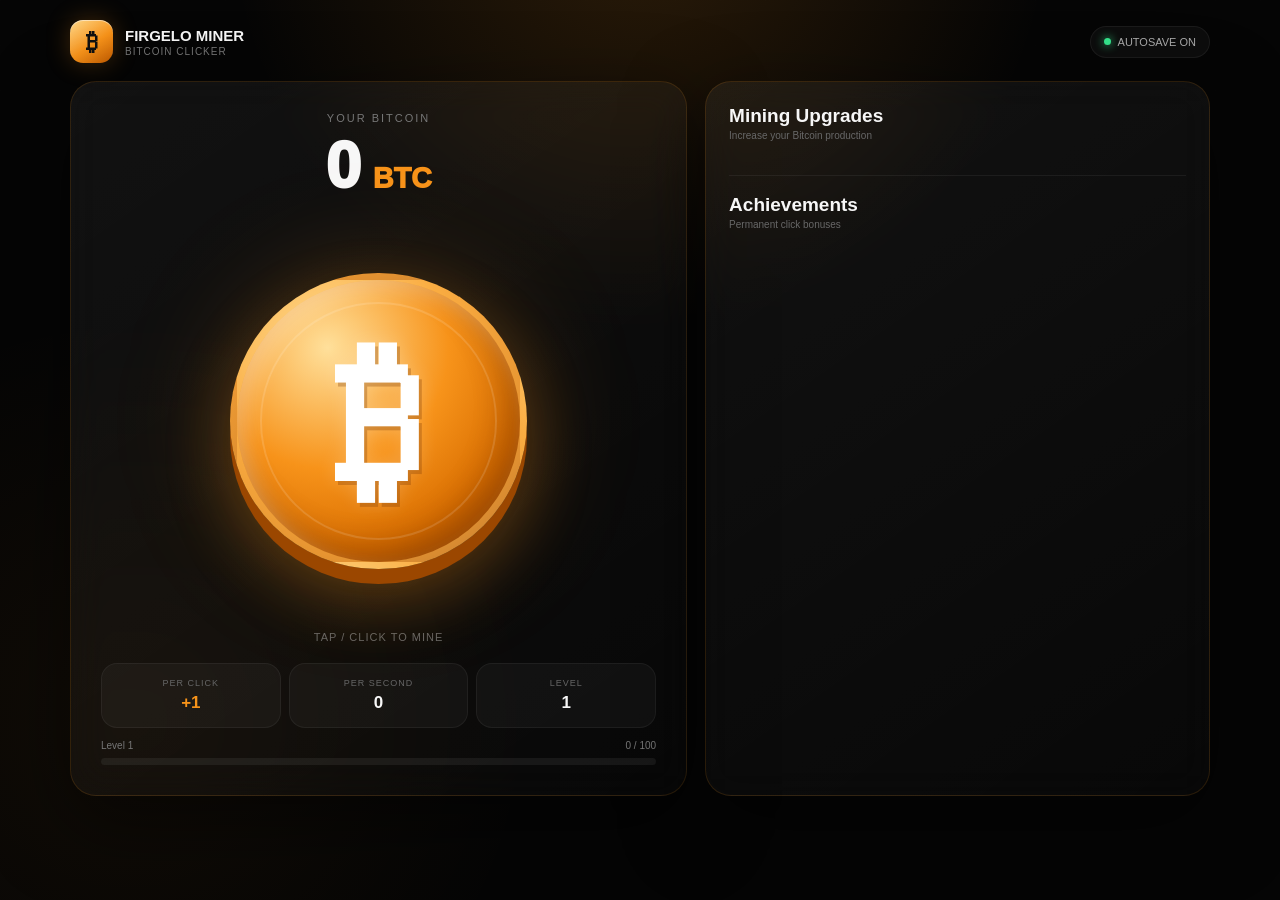
<file: index.html>
<!DOCTYPE html>
<html lang="ru">

<head>

    <meta charset="UTF-8">

    <meta
        name="viewport"
        content="width=device-width, initial-scale=1.0"
    >

    <title>Firgelo Miner</title>

    <meta
        http-equiv="refresh"
        content="0; url=game.html"
    >

    <script>
        window.location.replace("game.html");
    </script>

</head>

<body>

    <p>
        Loading Firgelo Miner...
    </p>

</body>

</html>
</file>
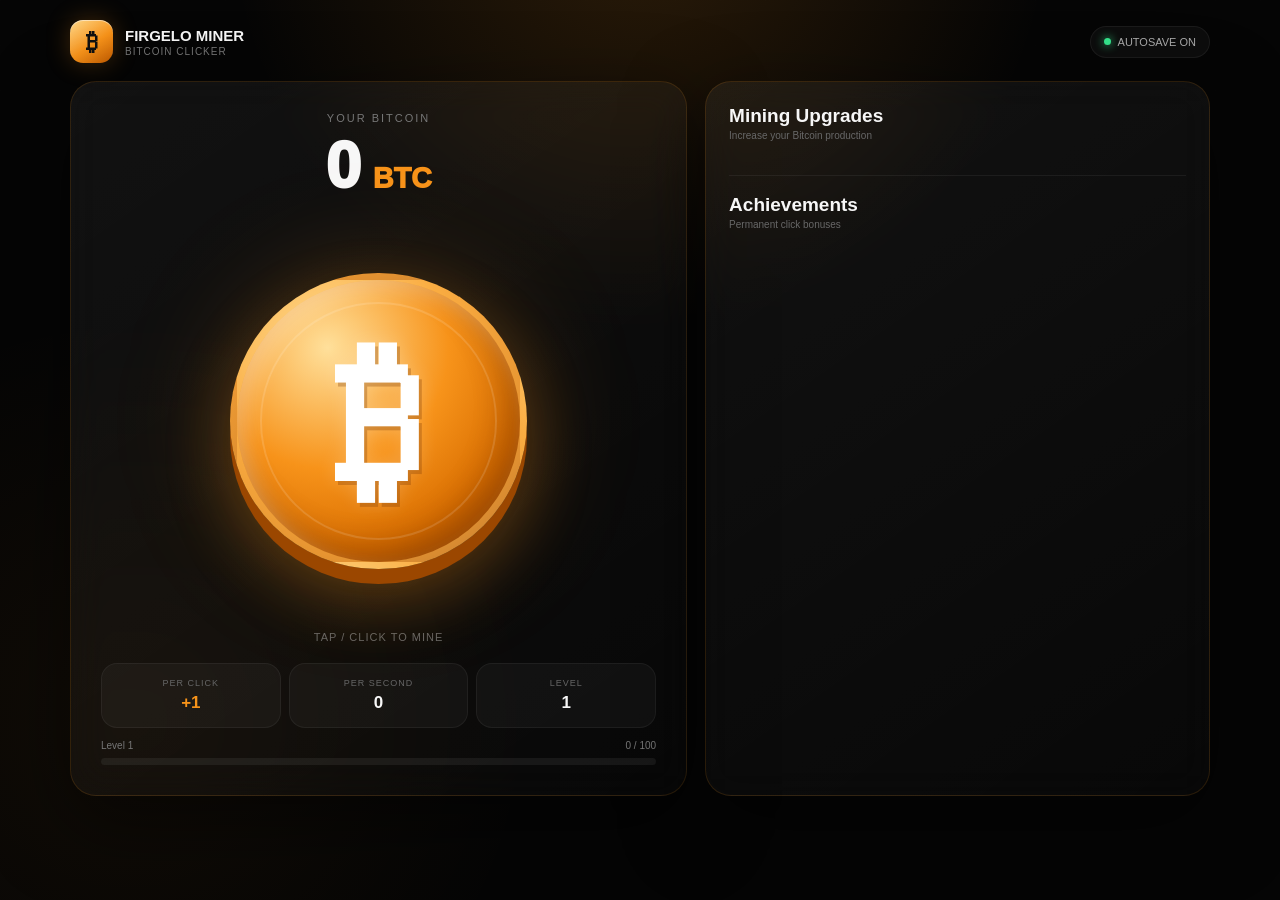
<file: game.html>
<!DOCTYPE html>
<html lang="ru">

<head>

    <meta charset="UTF-8">

    <meta
        name="viewport"
        content="width=device-width, initial-scale=1.0, viewport-fit=cover"
    >

    <meta
        name="theme-color"
        content="#050505"
    >

    <title>Firgelo Miner — Bitcoin Clicker</title>

    <link
        rel="stylesheet"
        href="css/main.css"
    >

</head>


<body>

<div class="app">

    <header class="header">

        <div class="brand">

            <div class="brand-icon">
                ₿
            </div>

            <div>

                <div class="brand-name">
                    FIRGELO MINER
                </div>

                <div class="brand-subtitle">
                    BITCOIN CLICKER
                </div>

            </div>

        </div>


        <div class="status">

            <span class="status-dot"></span>

            AUTOSAVE ON

        </div>

    </header>


    <main class="main">


        <!-- =========================
             CLICKER
        ========================== -->

        <section class="panel clicker">

            <div class="balance-label">
                YOUR BITCOIN
            </div>


            <div class="balance">

                <span id="balance">
                    0
                </span>

                <span class="unit">
                    BTC
                </span>

            </div>


            <div class="coin-area">

                <div class="coin-glow"></div>

                <button
                    id="coin"
                    class="coin"
                    aria-label="Mine Bitcoin"
                ></button>

            </div>


            <div class="click-hint">
                TAP / CLICK TO MINE
            </div>


            <div class="stats">


                <div class="stat">

                    <div class="stat-label">
                        PER CLICK
                    </div>

                    <div
                        id="dpc"
                        class="stat-value gold"
                    >
                        +1
                    </div>

                </div>


                <div class="stat">

                    <div class="stat-label">
                        PER SECOND
                    </div>

                    <div
                        id="dps"
                        class="stat-value"
                    >
                        0
                    </div>

                </div>


                <div class="stat">

                    <div class="stat-label">
                        LEVEL
                    </div>

                    <div
                        id="level"
                        class="stat-value"
                    >
                        1
                    </div>

                </div>


            </div>


            <div class="level-box">

                <div class="level-head">

                    <span id="levelText">
                        Level 1
                    </span>

                    <span id="xpText">
                        0 / 100
                    </span>

                </div>


                <div class="progress">

                    <div
                        id="xpBar"
                        class="progress-fill"
                    ></div>

                </div>

            </div>

        </section>


        <!-- =========================
             UPGRADES
        ========================== -->

        <section class="panel upgrades">


            <div class="section-head">

                <div class="section-title">
                    Mining Upgrades
                </div>

                <div class="section-subtitle">
                    Increase your Bitcoin production
                </div>

            </div>


            <div
                id="upgradeList"
                class="upgrade-list"
            ></div>


            <!-- ACHIEVEMENTS -->

            <div class="achievements">

                <div class="section-head">

                    <div class="section-title">
                        Achievements
                    </div>

                    <div class="section-subtitle">
                        Permanent click bonuses
                    </div>

                </div>


                <div
                    id="achievementList"
                    class="achievement-list"
                ></div>

            </div>


        </section>


    </main>

</div>


<div
    id="toast"
    class="toast"
></div>


<script
    src="js/script.js"
    defer
></script>

</body>

</html>
</file>
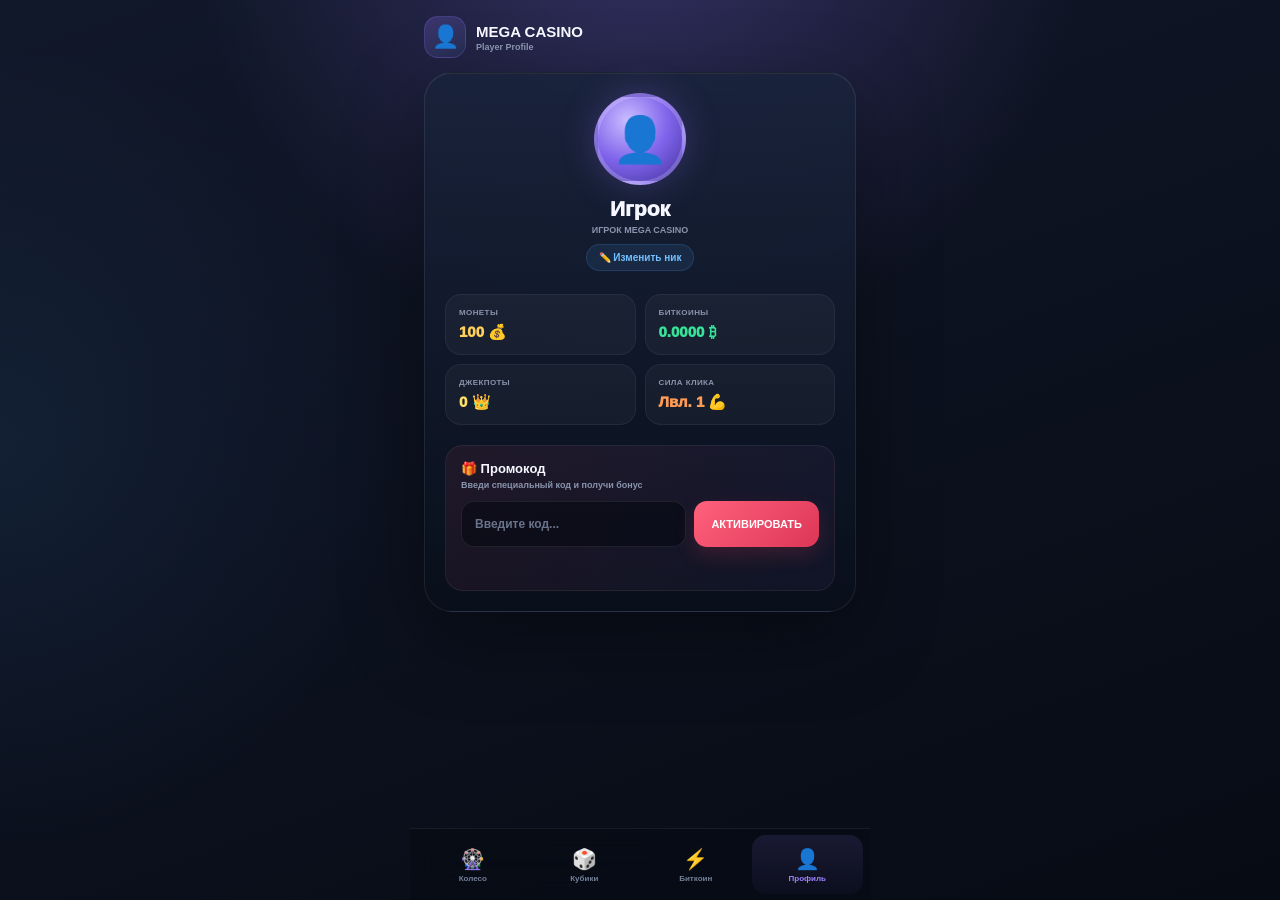
<file: profile.html>
<!DOCTYPE html>
<html lang="ru">

<head>

    <meta charset="UTF-8">

    <meta
        name="viewport"
        content="width=device-width, initial-scale=1.0, maximum-scale=1.0, user-scalable=no"
    >

    <title>MEGA CASINO — Профиль</title>


    <script src="https://telegram.org"></script>

    <script>

        if (window.Telegram?.WebApp) {

            Telegram.WebApp.ready();

            Telegram.WebApp.expand();

        }

    </script>


    <style>

        :root {

            --bg: #070b14;

            --bg2: #11182a;

            --text: #f7f8ff;

            --muted: #8994ad;

            --gold: #ffd15b;

            --green: #36e49a;

            --red: #ff5876;

            --blue: #4ca9ff;

            --purple: #9575ff;

            --line: rgba(255,255,255,.08);

            --nav: 72px;

        }


        * {

            box-sizing: border-box;

            -webkit-tap-highlight-color: transparent;

        }


        body {

            margin: 0;

            min-height: 100vh;

            color: var(--text);

            font-family:
                Inter,
                -apple-system,
                BlinkMacSystemFont,
                "Segoe UI",
                Arial,
                sans-serif;

            background:

                radial-gradient(
                    circle at 50% -10%,
                    rgba(149,117,255,.28),
                    transparent 38%
                ),

                radial-gradient(
                    circle at 0% 50%,
                    rgba(76,169,255,.08),
                    transparent 30%
                ),

                linear-gradient(
                    160deg,
                    var(--bg2),
                    var(--bg)
                );

            overflow-x: hidden;

            -webkit-user-select: none;

            user-select: none;

        }


        .app {

            width: min(100%,460px);

            min-height: 100vh;

            margin: auto;

            padding:
                max(16px,env(safe-area-inset-top))
                14px
                calc(var(--nav) + 25px);

        }


        .topbar {

            display: flex;

            align-items: center;

            justify-content: space-between;

            margin-bottom: 14px;

        }


        .brand {

            display: flex;

            align-items: center;

            gap: 10px;

        }


        .brand-icon {

            width: 42px;
            height: 42px;

            display: grid;

            place-items: center;

            border-radius: 14px;

            background:

                linear-gradient(
                    145deg,
                    rgba(149,117,255,.24),
                    rgba(76,169,255,.08)
                );

            border:
                1px solid rgba(149,117,255,.22);

            font-size: 22px;

        }


        .brand-title {

            font-size: 15px;

            font-weight: 900;

        }


        .brand-subtitle {

            margin-top: 2px;

            color: var(--muted);

            font-size: 9px;

            font-weight: 800;

        }


        .card {

            padding: 20px;

            border-radius: 28px;

            background:

                linear-gradient(
                    180deg,
                    rgba(25,35,59,.89),
                    rgba(9,15,27,.94)
                );

            border:
                1px solid var(--line);

            box-shadow:

                0 25px 80px rgba(0,0,0,.37),

                inset
                0 1px 0
                rgba(255,255,255,.05);

        }


        .profile-head {

            text-align: center;

            margin-bottom: 23px;

        }


        .avatar {

            width: 92px;

            height: 92px;

            margin: auto auto 12px;

            display: grid;

            place-items: center;

            border-radius: 50%;

            background:

                radial-gradient(
                    circle at 35% 28%,
                    #cabdff,
                    #8064eb 50%,
                    #4433a0
                );

            border:
                4px solid
                rgba(255,255,255,.18);

            box-shadow:

                0 0 35px
                rgba(149,117,255,.25);

            font-size: 45px;

        }


        #username-display {

            font-size: 21px;

            font-weight: 950;

        }


        .username-label {

            margin-top: 4px;

            color: var(--muted);

            font-size: 9px;

            font-weight: 800;

            text-transform: uppercase;

        }


        .edit-name-btn {

            margin-top: 9px;

            padding: 7px 12px;

            border: none;

            border-radius: 999px;

            background:
                rgba(76,169,255,.1);

            border:
                1px solid
                rgba(76,169,255,.16);

            color: #72bfff;

            font-size: 10px;

            font-weight: 900;

            cursor: pointer;

        }


        .stats-grid {

            display: grid;

            grid-template-columns:
                1fr 1fr;

            gap: 9px;

            margin-bottom: 20px;

        }


        .stat-box {

            padding: 13px;

            border-radius: 16px;

            background:
                rgba(255,255,255,.035);

            border:
                1px solid
                rgba(255,255,255,.055);

        }


        .stat-title {

            color: var(--muted);

            font-size: 8px;

            font-weight: 800;

            text-transform: uppercase;

            letter-spacing: .4px;

        }


        .stat-value {

            margin-top: 6px;

            font-size: 15px;

            font-weight: 950;

        }


        .promo {

            margin-top: 5px;

            padding: 15px;

            border-radius: 18px;

            background:
                linear-gradient(
                    135deg,
                    rgba(255,81,112,.08),
                    rgba(149,117,255,.05)
                );

            border:
                1px solid
                rgba(255,255,255,.06);

        }


        .promo-title {

            font-size: 13px;

            font-weight: 900;

            margin-bottom: 4px;

        }


        .promo-subtitle {

            color: var(--muted);

            font-size: 9px;

            font-weight: 700;

            margin-bottom: 11px;

        }


        .promo-input-group {

            display: flex;

            gap: 8px;

        }


        .promo-input {

            flex: 1;

            min-width: 0;

            height: 46px;

            padding: 0 13px;

            border-radius: 13px;

            outline: none;

            background:
                rgba(4,8,15,.55);

            border:
                1px solid
                rgba(255,255,255,.08);

            color: white;

            font-size: 12px;

            font-weight: 700;

        }


        .promo-input::placeholder {

            color: #68738c;

        }


        .promo-btn {

            height: 46px;

            padding: 0 17px;

            border: none;

            border-radius: 13px;

            background:
                linear-gradient(
                    135deg,
                    #ff617c,
                    #dd3657
                );

            color: white;

            font-size: 11px;

            font-weight: 900;

            cursor: pointer;

            box-shadow:
                0 8px 20px
                rgba(221,54,87,.2);

        }


        .message {

            min-height: 18px;

            margin-top: 10px;

            color: var(--muted);

            font-size: 9px;

            font-weight: 800;

            text-align: center;

        }


        .bottom-nav {

            position: fixed;

            z-index: 1000;

            left: 50%;

            bottom: 0;

            transform:
                translateX(-50%);

            width:
                min(100%,460px);

            height:
                var(--nav);

            display: grid;

            grid-template-columns:
                repeat(4,1fr);

            padding:
                6px 7px;

            background:
                rgba(8,12,22,.86);

            border-top:
                1px solid
                rgba(255,255,255,.07);

            backdrop-filter: blur(20px);

        }


        .nav-item {

            display: flex;

            flex-direction: column;

            align-items: center;

            justify-content: center;

            gap: 3px;

            color: #74809a;

            text-decoration: none;

            border-radius: 14px;

        }


        .nav-item.active {

            color: #9e82ff;

            background:
                linear-gradient(
                    180deg,
                    rgba(149,117,255,.13),
                    rgba(149,117,255,.035)
                );

        }


        .nav-icon {

            font-size: 20px;

        }


        .nav-text {

            font-size: 8px;

            font-weight: 900;

        }


    </style>

</head>


<body>


<div class="app">


    <header class="topbar">

        <div class="brand">

            <div class="brand-icon">
                👤
            </div>

            <div>

                <div class="brand-title">
                    MEGA CASINO
                </div>

                <div class="brand-subtitle">
                    Player Profile
                </div>

            </div>

        </div>

    </header>


    <main class="card">


        <section class="profile-head">


            <div class="avatar">
                👤
            </div>


            <div id="username-display">
                Игрок
            </div>


            <div class="username-label">
                Игрок Mega Casino
            </div>


            <button
                class="edit-name-btn"
                id="edit-name-btn"
            >
                ✏️ Изменить ник
            </button>


        </section>


        <section class="stats-grid">


            <div class="stat-box">

                <div class="stat-title">
                    Монеты
                </div>

                <div
                    class="stat-value"
                    id="prof-coins"
                    style="color:#ffd15b"
                >
                    0 💰
                </div>

            </div>


            <div class="stat-box">

                <div class="stat-title">
                    Биткоины
                </div>

                <div
                    class="stat-value"
                    id="prof-btc"
                    style="color:#36e49a"
                >
                    0.0000 ₿
                </div>

            </div>


            <div class="stat-box">

                <div class="stat-title">
                    Джекпоты
                </div>

                <div
                    class="stat-value"
                    id="prof-jack"
                    style="color:#ffe067"
                >
                    0 👑
                </div>

            </div>


            <div class="stat-box">

                <div class="stat-title">
                    Сила клика
                </div>

                <div
                    class="stat-value"
                    id="prof-power"
                    style="color:#ff9b55"
                >
                    Лвл. 1 💪
                </div>

            </div>


        </section>


        <section class="promo">


            <div class="promo-title">
                🎁 Промокод
            </div>


            <div class="promo-subtitle">
                Введи специальный код и получи бонус
            </div>


            <div class="promo-input-group">

                <input
                    id="promo-input"
                    class="promo-input"
                    type="text"
                    placeholder="Введите код..."
                    autocomplete="off"
                >


                <button
                    class="promo-btn"
                    id="promo-btn"
                >
                    АКТИВИРОВАТЬ
                </button>

            </div>


            <div
                id="message"
                class="message"
            ></div>


        </section>


    </main>


</div>


<nav class="bottom-nav">


    <a
        href="game.html?v=2"
        class="nav-item"
    >

        <span class="nav-icon">
            🎡
        </span>

        <span class="nav-text">
            Колесо
        </span>

    </a>


    <a
        href="dice.html?v=2"
        class="nav-item"
    >

        <span class="nav-icon">
            🎲
        </span>

        <span class="nav-text">
            Кубики
        </span>

    </a>


    <a
        href="clicker.html?v=2"
        class="nav-item"
    >

        <span class="nav-icon">
            ⚡
        </span>

        <span class="nav-text">
            Биткоин
        </span>

    </a>


    <a
        href="profile.html?v=2"
        class="nav-item active"
    >

        <span class="nav-icon">
            👤
        </span>

        <span class="nav-text">
            Профиль
        </span>

    </a>


</nav>


<script>

    let coins =
        parseInt(
            localStorage.getItem(
                "casino_coins"
            ),
            10
        ) || 100;


    let bitcoin =
        parseFloat(
            localStorage.getItem(
                "crypto_btc"
            )
        ) || 0;


    let jackpots =
        parseInt(
            localStorage.getItem(
                "casino_jackpots"
            ),
            10
        ) || 0;


    let clickPower =
        parseInt(
            localStorage.getItem(
                "click_power"
            ),
            10
        ) || 1;


    let username =
        localStorage.getItem(
            "casino_username"
        ) || "Игрок";


    const usernameDisplay =
        document.getElementById(
            "username-display"
        );


    const profCoins =
        document.getElementById(
            "prof-coins"
        );


    const profBtc =
        document.getElementById(
            "prof-btc"
        );


    const profJack =
        document.getElementById(
            "prof-jack"
        );


    const profPower =
        document.getElementById(
            "prof-power"
        );


    const editNameBtn =
        document.getElementById(
            "edit-name-btn"
        );


    const promoInput =
        document.getElementById(
            "promo-input"
        );


    const promoBtn =
        document.getElementById(
            "promo-btn"
        );


    const message =
        document.getElementById(
            "message"
        );


    function updateUI() {

        usernameDisplay.textContent =
            username;


        profCoins.textContent =
            `${Math.floor(coins).toLocaleString("ru-RU")} 💰`;


        profBtc.textContent =
            `${bitcoin.toFixed(4)} ₿`;


        profJack.textContent =
            `${jackpots} 👑`;


        profPower.textContent =
            `Лвл. ${clickPower} 💪`;

    }


    updateUI();


    editNameBtn.addEventListener(
        "click",
        () => {

            const newName =
                prompt(
                    "Введите новый никнейм:",
                    username
                );


            if (
                newName &&
                newName.trim()
            ) {

                username =
                    newName
                        .trim()
                        .substring(0,12);


                localStorage.setItem(
                    "casino_username",
                    username
                );


                updateUI();

            }

        }
    );


    promoBtn.addEventListener(
        "click",
        () => {

            const code =
                promoInput.value
                    .trim()
                    .toUpperCase();


            if (code === "BONUS") {

                coins += 500;


                localStorage.setItem(
                    "casino_coins",
                    coins
                );


                updateUI();


                message.textContent =
                    "🎉 Промокод активирован! +500 монет";


                message.style.color =
                    "#36e49a";


                promoInput.value = "";

            }

            else {

                message.textContent =
                    "❌ Неверный промокод";


                message.style.color =
                    "#ff6b82";

            }


            setTimeout(
                () => {

                    message.textContent =
                        "";

                },
                3000
            );

        }
    );

</script>


</body>
</html>
</file>
<file: css/main.css>
:root {
    --bg: #050505;
    --panel: rgba(16, 16, 18, .86);
    --border: rgba(247, 147, 26, .14);

    --gold: #f7931a;
    --gold-light: #ffd27a;
    --gold-dark: #9b4700;

    --green: #35e58c;

    --text: #f7f7f7;
    --muted: #777;

    --shadow: 0 25px 80px rgba(0,0,0,.5);
}

* {
    box-sizing: border-box;
    -webkit-tap-highlight-color: transparent;
}

html {
    min-height: 100%;
    background: var(--bg);
}

body {
    margin: 0;
    min-height: 100vh;

    color: var(--text);

    font-family:
        Inter,
        -apple-system,
        BlinkMacSystemFont,
        "Segoe UI",
        sans-serif;

    background:
        radial-gradient(
            circle at 50% -10%,
            rgba(247,147,26,.16),
            transparent 35%
        ),
        radial-gradient(
            circle at 10% 80%,
            rgba(247,147,26,.05),
            transparent 30%
        ),
        #050505;

    overflow-x: hidden;
}

body::before {
    content: "";

    position: fixed;
    inset: 0;

    pointer-events: none;

    opacity: .18;

    background-image:
        linear-gradient(
            rgba(255,255,255,.025) 1px,
            transparent 1px
        ),
        linear-gradient(
            90deg,
            rgba(255,255,255,.025) 1px,
            transparent 1px
        );

    background-size: 45px 45px;

    mask-image:
        linear-gradient(
            to bottom,
            black,
            transparent
        );
}

/* =========================
   APP
========================= */

.app {
    width: min(1180px, 100%);

    margin: auto;

    padding: 20px;

    position: relative;
    z-index: 2;
}

/* =========================
   HEADER
========================= */

.header {
    display: flex;

    align-items: center;
    justify-content: space-between;

    gap: 15px;

    margin-bottom: 18px;
}

.brand {
    display: flex;
    align-items: center;

    gap: 12px;
}

.brand-icon {
    width: 43px;
    height: 43px;

    display: grid;
    place-items: center;

    border-radius: 13px;

    color: #111;

    font-size: 24px;
    font-weight: 900;

    background:
        linear-gradient(
            145deg,
            #ffd98a,
            #f7931a 55%,
            #c65d00
        );

    box-shadow:
        0 0 25px rgba(247,147,26,.25),
        inset 0 1px rgba(255,255,255,.5);
}

.brand-name {
    font-size: 15px;
    font-weight: 900;
}

.brand-subtitle {
    margin-top: 2px;

    color: var(--muted);

    font-size: 10px;
    letter-spacing: 1px;
}

.status {
    display: flex;
    align-items: center;
    gap: 7px;

    padding: 9px 13px;

    border-radius: 999px;

    color: #aaa;

    background: rgba(255,255,255,.035);

    border: 1px solid rgba(255,255,255,.06);

    font-size: 11px;
}

.status-dot {
    width: 7px;
    height: 7px;

    border-radius: 50%;

    background: var(--green);

    box-shadow: 0 0 10px var(--green);
}

/* =========================
   MAIN
========================= */

.main {
    display: grid;

    grid-template-columns:
        minmax(0, 1.1fr)
        minmax(350px, .9fr);

    gap: 18px;
}

/* =========================
   PANEL
========================= */

.panel {
    position: relative;

    background:
        linear-gradient(
            145deg,
            rgba(255,255,255,.055),
            rgba(255,255,255,.015)
        );

    border: 1px solid var(--border);

    border-radius: 26px;

    box-shadow: var(--shadow);

    backdrop-filter: blur(18px);
    -webkit-backdrop-filter: blur(18px);

    overflow: hidden;
}

/* =========================
   CLICKER
========================= */

.clicker {
    min-height: 650px;

    padding: 30px;

    display: flex;

    flex-direction: column;

    align-items: center;

    justify-content: center;
}

.balance-label {
    color: var(--muted);

    font-size: 11px;

    text-transform: uppercase;

    letter-spacing: 2px;
}

.balance {
    margin-top: 5px;

    font-size: clamp(38px, 6vw, 64px);

    font-weight: 950;

    letter-spacing: -3px;
}

.balance .unit {
    color: var(--gold);

    font-size: .45em;

    letter-spacing: 0;
}

/* =========================
   COIN
========================= */

.coin-area {
    width: min(380px, 75vw);

    aspect-ratio: 1;

    margin: 28px auto 20px;

    position: relative;

    display: grid;

    place-items: center;
}

.coin-glow {
    position: absolute;

    width: 85%;
    height: 85%;

    border-radius: 50%;

    background: rgba(247,147,26,.18);

    filter: blur(50px);

    animation: glow 3s ease-in-out infinite;
}

@keyframes glow {
    0%,100% {
        transform: scale(.92);
        opacity: .6;
    }

    50% {
        transform: scale(1.06);
        opacity: 1;
    }
}

.coin {
    width: 78%;
    height: 78%;

    position: relative;
    z-index: 2;

    border: 0;

    border-radius: 50%;

    cursor: pointer;

    touch-action: manipulation;

    background:
        radial-gradient(
            circle at 32% 24%,
            #ffe09b,
            #f7931a 42%,
            #d86d00 72%,
            #974200
        );

    border: 7px solid rgba(255,220,140,.35);

    box-shadow:
        inset 9px 10px 20px rgba(255,255,255,.28),
        inset -14px -16px 30px rgba(74,26,0,.3),
        0 15px 0 var(--gold-dark),
        0 30px 65px rgba(247,147,26,.25);

    transition:
        transform .12s,
        filter .2s;
}

.coin::before {
    content: "₿";

    display: grid;

    place-items: center;

    width: 100%;
    height: 100%;

    color: white;

    font-size: clamp(100px, 17vw, 175px);

    font-weight: 950;

    text-shadow:
        3px 4px 0 rgba(126,55,0,.3),
        0 0 20px rgba(255,255,255,.2);
}

.coin::after {
    content: "";

    position: absolute;

    inset: 8%;

    border-radius: 50%;

    border: 2px solid rgba(255,255,255,.13);
}

.coin:hover {
    transform: scale(1.035);

    filter: brightness(1.08);
}

.coin.pressed {
    transform:
        translateY(9px)
        scale(.965);

    box-shadow:
        inset 9px 10px 20px rgba(255,255,255,.22),
        inset -14px -16px 30px rgba(74,26,0,.3),
        0 5px 0 var(--gold-dark),
        0 18px 45px rgba(247,147,26,.18);
}

/* =========================
   HINT
========================= */

.click-hint {
    margin-bottom: 20px;

    color: #666;

    font-size: 11px;

    letter-spacing: 1px;
}

/* =========================
   STATS
========================= */

.stats {
    width: 100%;
    max-width: 600px;

    display: grid;

    grid-template-columns:
        repeat(3, 1fr);

    gap: 8px;
}

.stat {
    padding: 14px 10px;

    text-align: center;

    border-radius: 16px;

    background: rgba(255,255,255,.035);

    border: 1px solid rgba(255,255,255,.05);
}

.stat-label {
    color: #666;

    font-size: 9px;

    text-transform: uppercase;

    letter-spacing: 1px;
}

.stat-value {
    margin-top: 5px;

    font-size: 17px;

    font-weight: 850;
}

.stat-value.gold {
    color: var(--gold);
}

/* =========================
   XP
========================= */

.level-box {
    width: 100%;
    max-width: 600px;

    margin-top: 12px;
}

.level-head {
    display: flex;

    justify-content: space-between;

    margin-bottom: 7px;

    color: #777;

    font-size: 10px;
}

.progress {
    height: 7px;

    overflow: hidden;

    border-radius: 99px;

    background: rgba(255,255,255,.06);
}

.progress-fill {
    height: 100%;

    width: 0;

    border-radius: inherit;

    background:
        linear-gradient(
            90deg,
            #c65e00,
            #f7931a,
            #ffd27a
        );

    box-shadow:
        0 0 15px rgba(247,147,26,.45);

    transition: width .3s ease;
}

/* =========================
   UPGRADES
========================= */

.upgrades {
    padding: 23px;
}

.section-head {
    margin-bottom: 14px;
}

.section-title {
    font-size: 19px;
    font-weight: 900;
}

.section-subtitle {
    margin-top: 3px;

    color: #686868;

    font-size: 10px;
}

.upgrade-list {
    display: flex;

    flex-direction: column;

    gap: 9px;
}

.upgrade {
    display: grid;

    grid-template-columns:
        48px 1fr auto;

    align-items: center;

    gap: 11px;

    padding: 12px;

    border-radius: 18px;

    background: rgba(255,255,255,.032);

    border: 1px solid rgba(255,255,255,.055);

    transition: .18s;
}

.upgrade:hover {
    transform: translateY(-2px);

    background: rgba(255,255,255,.05);

    border-color: rgba(247,147,26,.2);
}

.upgrade-icon {
    width: 48px;
    height: 48px;

    display: grid;
    place-items: center;

    border-radius: 14px;

    font-size: 22px;

    background:
        rgba(247,147,26,.08);

    border: 1px solid rgba(247,147,26,.13);
}

.upgrade-name {
    font-size: 12px;

    font-weight: 850;
}

.upgrade-desc {
    margin-top: 3px;

    color: #707070;

    font-size: 9px;
}

.upgrade-level {
    margin-top: 4px;

    color: var(--gold);

    font-size: 9px;
}

.buy {
    min-width: 90px;

    padding: 10px;

    border: 0;

    border-radius: 12px;

    cursor: pointer;

    color: #120b02;

    background:
        linear-gradient(
            135deg,
            #ffd27a,
            #f7931a
        );

    font-size: 10px;

    font-weight: 900;

    transition: .12s;
}

.buy:hover {
    filter: brightness(1.1);
}

.buy:active {
    transform: scale(.95);
}

.buy:disabled {
    cursor: not-allowed;

    color: #666;

    background: rgba(255,255,255,.07);
}

.cost {
    display: block;

    margin-top: 3px;

    opacity: .7;

    font-size: 8px;
}

/* =========================
   ACHIEVEMENTS
========================= */

.achievements {
    margin-top: 20px;

    padding-top: 18px;

    border-top:
        1px solid rgba(255,255,255,.06);
}

.achievement-list {
    display: grid;

    grid-template-columns:
        1fr 1fr;

    gap: 7px;
}

.achievement {
    padding: 10px;

    border-radius: 13px;

    background: rgba(255,255,255,.025);

    border: 1px solid rgba(255,255,255,.045);

    opacity: .4;

    transition: .25s;
}

.achievement.unlocked {
    opacity: 1;

    background:
        rgba(247,147,26,.055);

    border-color:
        rgba(247,147,26,.22);
}

.achievement-icon {
    font-size: 18px;
}

.achievement-name {
    margin-top: 4px;

    font-size: 10px;

    font-weight: 800;
}

.achievement-description {
    margin-top: 2px;

    color: #777;

    font-size: 8px;
}

/* =========================
   FLOATING NUMBERS
========================= */

.floating {
    position: fixed;

    z-index: 100;

    pointer-events: none;

    color: #ffd27a;

    font-size: 20px;

    font-weight: 950;

    text-shadow:
        0 0 15px rgba(247,147,26,.55);

    animation:
        floatUp .75s
        cubic-bezier(.2,.8,.2,1)
        forwards;
}

@keyframes floatUp {

    0% {
        opacity: 0;

        transform:
            translate(-50%,0)
            scale(.65);
    }

    15% {
        opacity: 1;

        transform:
            translate(-50%,-8px)
            scale(1);
    }

    100% {
        opacity: 0;

        transform:
            translate(-50%,-95px)
            scale(.72);
    }
}

/* =========================
   PARTICLES
========================= */

.particle {
    position: fixed;

    z-index: 90;

    pointer-events: none;

    width: 7px;
    height: 7px;

    border-radius: 2px;

    background: var(--gold);

    box-shadow:
        0 0 10px rgba(247,147,26,.7);

    animation:
        particleFly .7s
        ease-out
        forwards;
}

@keyframes particleFly {

    from {
        opacity: 1;

        transform:
            translate(0,0)
            rotate(0)
            scale(1);
    }

    to {
        opacity: 0;

        transform:
            translate(var(--x),var(--y))
            rotate(280deg)
            scale(.1);
    }
}

/* =========================
   TOAST
========================= */

.toast {
    position: fixed;

    left: 50%;
    bottom: 25px;

    z-index: 200;

    transform:
        translate(-50%,25px);

    opacity: 0;

    padding: 11px 16px;

    border-radius: 13px;

    background:
        rgba(20,20,20,.94);

    border:
        1px solid rgba(247,147,26,.2);

    box-shadow:
        0 15px 40px rgba(0,0,0,.4);

    font-size: 11px;

    pointer-events: none;

    transition: .25s;
}

.toast.show {
    transform:
        translate(-50%,0);

    opacity: 1;
}

/* =========================
   MOBILE
========================= */

@media (max-width: 850px) {

    .main {
        grid-template-columns: 1fr;
    }

    .clicker {
        min-height: auto;
    }

}

@media (max-width: 500px) {

    .app {
        padding: 11px;
    }

    .clicker {
        padding: 22px 14px;
    }

    .balance {
        font-size: 42px;
    }

    .stats {
        gap: 5px;
    }

    .stat {
        padding: 10px 4px;
    }

    .stat-value {
        font-size: 14px;
    }

    .upgrades {
        padding: 18px 13px;
    }

    .upgrade {
        grid-template-columns:
            42px 1fr auto;

        gap: 8px;

        padding: 9px;
    }

    .upgrade-icon {
        width: 42px;
        height: 42px;
    }

    .buy {
        min-width: 72px;
    }

    .achievement-list {
        grid-template-columns: 1fr;
    }

}
</file>
